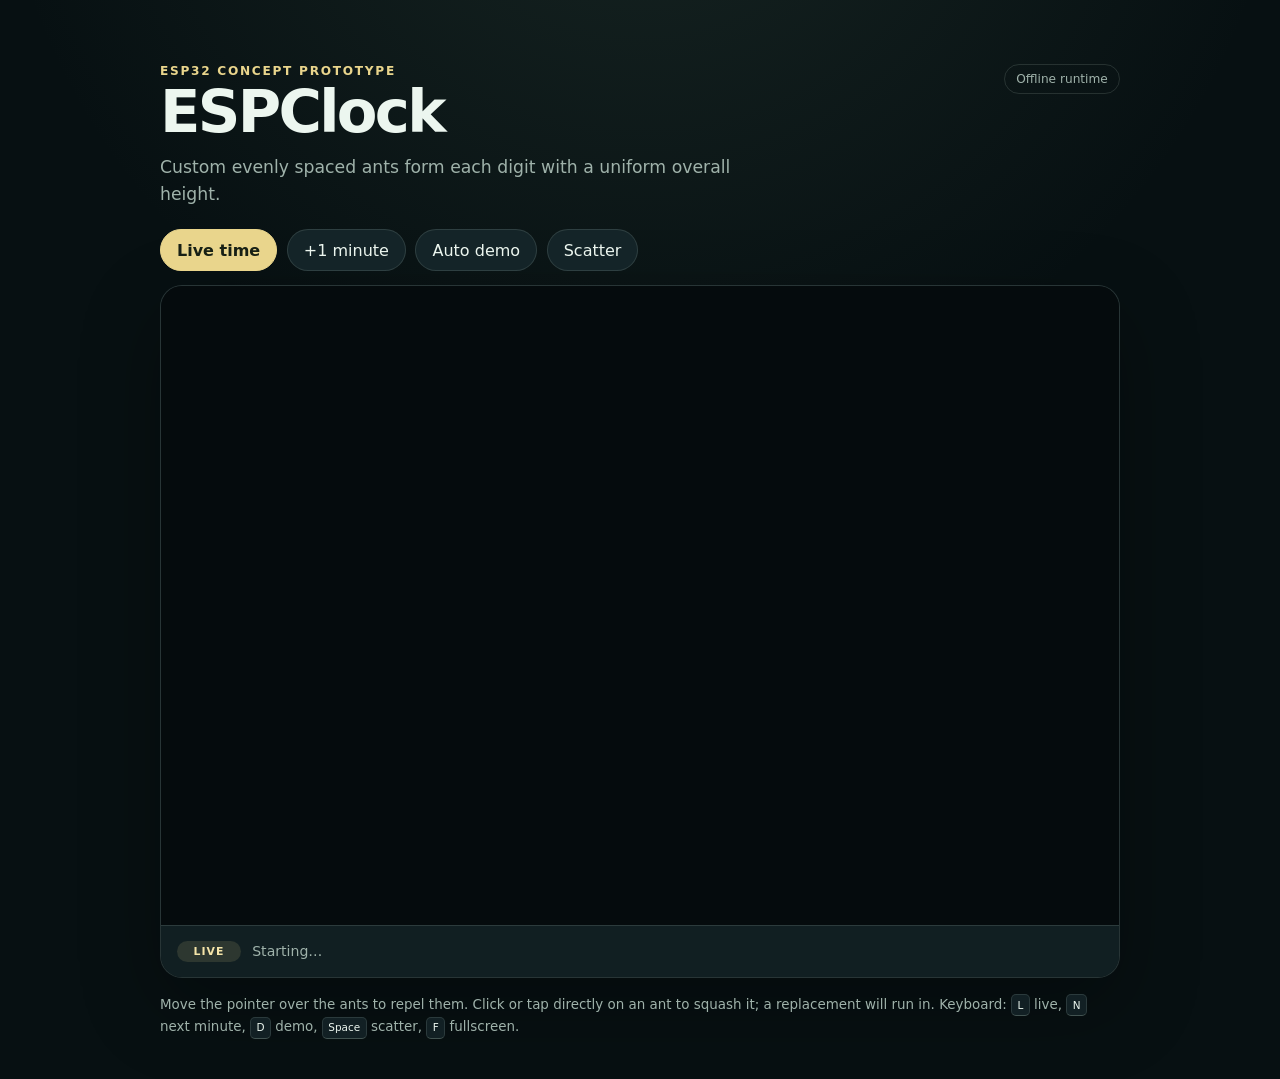
<file: html/index.html>
<!doctype html>
<html lang="en">
<head>
  <meta charset="utf-8">
  <meta name="viewport" content="width=device-width, initial-scale=1">
  <meta name="theme-color" content="#071012">
  <title>ESPClock — Offline Prototype</title>
  <link rel="stylesheet" href="style.css">
  <script defer src="lib/p5-lite.js"></script>
  <script defer src="sketch.js"></script>
</head>
<body>
  <main class="app-shell">
    <header class="page-header">
      <div>
        <p class="eyebrow">ESP32 concept prototype</p>
        <h1>ESPClock</h1>
        <p class="subtitle">Custom evenly spaced ants form each digit with a uniform overall height.</p>
      </div>
      <span class="runtime-chip" title="No network connection is needed">Offline runtime</span>
    </header>

    <section class="toolbar" aria-label="Clock controls">
      <button id="live-button" class="active" type="button">Live time</button>
      <button id="next-button" type="button">+1 minute</button>
      <button id="demo-button" type="button">Auto demo</button>
      <button id="scatter-button" type="button">Scatter</button>
    </section>

    <section class="canvas-card" id="fullscreen-card">
      <div id="canvas-host" aria-label="Animated ant clock"></div>
      <div class="status-row">
        <span id="mode-badge" class="mode-badge">LIVE</span>
        <span id="status-text" aria-live="polite">Starting…</span>
      </div>
    </section>

    <p class="help-text">
      Move the pointer over the ants to repel them. Click or tap directly on an ant to squash it; a replacement will run in.
      Keyboard: <kbd>L</kbd> live, <kbd>N</kbd> next minute, <kbd>D</kbd> demo,
      <kbd>Space</kbd> scatter, <kbd>F</kbd> fullscreen.
    </p>
  </main>
  <noscript>This prototype requires JavaScript.</noscript>
</body>
</html>
</file>
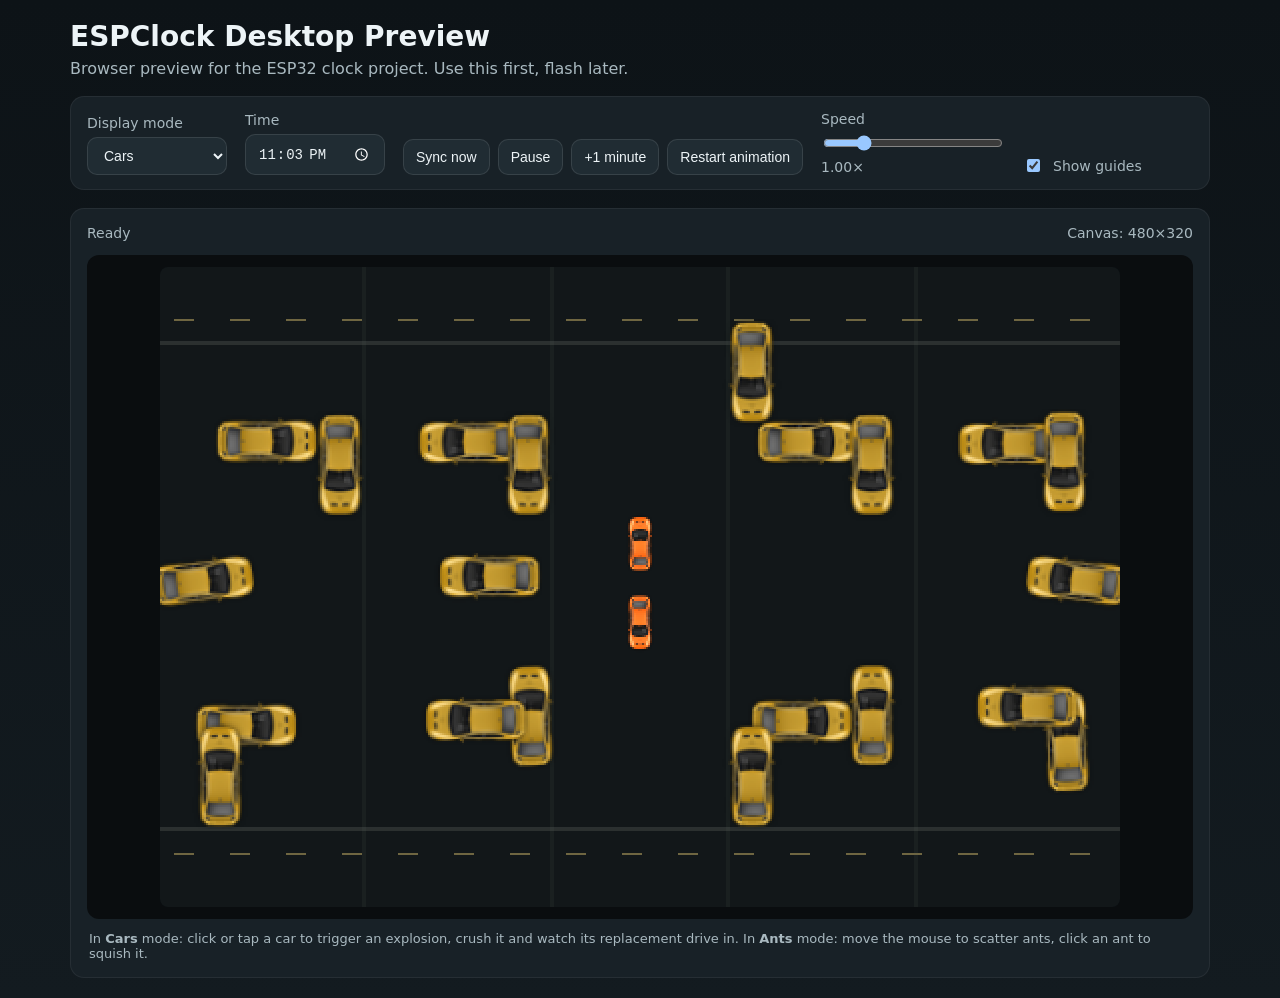
<file: pc/index.html>
<!doctype html>
<html lang="en">
<head>
  <meta charset="utf-8" />
  <meta name="viewport" content="width=device-width, initial-scale=1" />
  <title>ESPClock Desktop Preview</title>
  <link rel="stylesheet" href="styles.css" />
</head>
<body>
  <div class="app-shell">
    <header>
      <h1>ESPClock Desktop Preview</h1>
      <p>Browser preview for the ESP32 clock project. Use this first, flash later.</p>
    </header>

    <section class="controls">
      <label>
        Display mode
        <select id="modeSelect">
          <option value="cars">Cars</option>
          <option value="ants">Ants</option>
        </select>
      </label>

      <label>
        Time
        <input id="timeInput" type="time" step="60" />
      </label>

      <div class="button-row">
        <button id="syncNowBtn">Sync now</button>
        <button id="pauseBtn">Pause</button>
        <button id="nextMinuteBtn">+1 minute</button>
        <button id="restartBtn">Restart animation</button>
      </div>

      <label>
        Speed
        <input id="speedInput" type="range" min="0.25" max="4" step="0.25" value="1" />
        <span id="speedValue">1.00×</span>
      </label>

      <label class="checkbox-label">
        <input id="guidesCheckbox" type="checkbox" checked />
        Show guides
      </label>
    </section>

    <section class="stage-section">
      <div class="stage-meta">
        <span id="statusText">Loading assets…</span>
        <span>Canvas: 480×320</span>
      </div>
      <div class="canvas-frame">
        <canvas id="clockCanvas" width="480" height="320"></canvas>
      </div>
      <p class="hint">
        In <strong>Cars</strong> mode: click or tap a car to trigger an explosion, crush it and watch its replacement drive in.
        In <strong>Ants</strong> mode: move the mouse to scatter ants, click an ant to squish it.
      </p>
    </section>
  </div>

  <script src="app.js"></script>
</body>
</html>
</file>
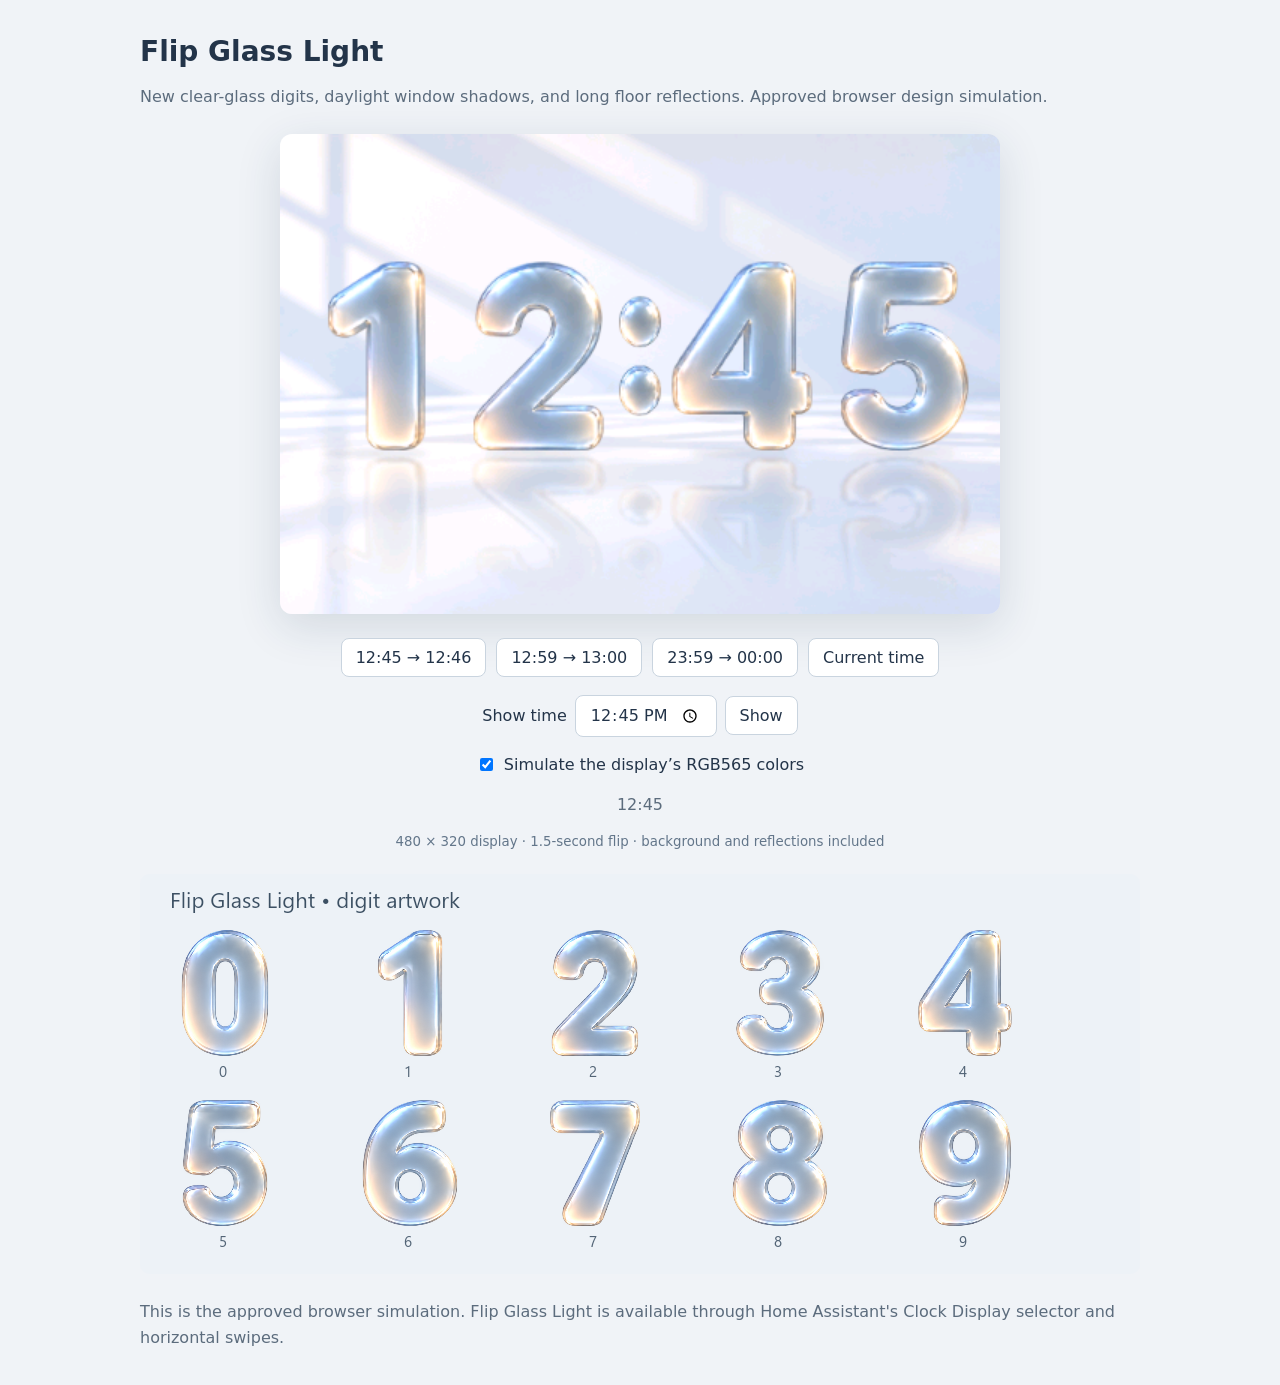
<file: esphome/assets/flip_glass_light/proposal/index.html>
<!doctype html>
<html lang="en"><meta charset="utf-8"><meta name="viewport" content="width=device-width,initial-scale=1">
<title>Flip Glass Light preview</title>
<style>
*{box-sizing:border-box}body{margin:0;background:#f0f3f7;color:#233449;font:16px system-ui,sans-serif}main{max-width:1050px;margin:35px auto;padding:0 25px}h1{font-size:28px;margin:0 0 8px}p{color:#5c6c7d;line-height:1.6}.clock{display:block;width:min(100%,720px);height:auto;border-radius:12px;box-shadow:0 12px 45px #19395324;margin:24px auto}nav{display:flex;gap:10px;flex-wrap:wrap;justify-content:center}button,input{font:inherit;border:1px solid #c9d4df;border-radius:8px;padding:9px 14px;background:white;color:inherit;cursor:pointer}button:hover{background:#e0eaf4}label{display:flex;gap:8px;align-items:center;justify-content:center;margin:18px 0}img{display:block;width:100%;height:auto;border-radius:10px;margin:25px 0}small{display:block;text-align:center;color:#63768a}#state{min-height:1.5em;text-align:center}
</style>
<main><h1>Flip Glass Light</h1><p>New clear-glass digits, daylight window shadows, and long floor reflections. Approved browser design simulation.</p>
<canvas class="clock" id="clock" width="480" height="320"></canvas>
<nav><button id="replay">12:45 → 12:46</button><button id="carry">12:59 → 13:00</button><button id="midnight">23:59 → 00:00</button><button id="live">Current time</button></nav>
<label>Show time <input id="time" type="time" value="12:45"><button id="show">Show</button></label>
<label><input type="checkbox" id="rgb" checked> Simulate the display’s RGB565 colors</label>
<p id="state">Loading artwork…</p><small>480 × 320 display · 1.5-second flip · background and reflections included</small>
<img src="digits-preview.png" alt="The new glass digits zero through nine">
<p>This is the approved browser simulation. Flip Glass Light is available through Home Assistant's Clock Display selector and horizontal swipes.</p></main>
<script src="render.js"></script><script>
const canvas=document.querySelector('#clock'),ctx=canvas.getContext('2d'),state=document.querySelector('#state');
const makeCanvas=(w,h)=>{const c=document.createElement('canvas');c.width=w;c.height=h;return c};
const load=src=>new Promise((resolve,reject)=>{const i=new Image;i.onload=()=>resolve(i);i.onerror=reject;i.src=src});
let art,animation=0,liveTimer=null,current='12:45';
function paint(from,to,p){LightPreview.draw(ctx,art,from,to,p,document.querySelector('#rgb').checked)}
function stop(){cancelAnimationFrame(animation);clearInterval(liveTimer);liveTimer=null}
function show(t){stop();current=t;paint(t,t,1);state.textContent=t}
function flip(a,b){stop();const start=performance.now();function tick(now){const p=Math.min(1,(now-start)/1500);paint(a,b,p);state.textContent=p<1?`${a} → ${b}`:b;current=b;if(p<1)animation=requestAnimationFrame(tick)}animation=requestAnimationFrame(tick)}
Promise.all([load('digits-source.png'),load('background-source.png')]).then(([s,b])=>{art=LightPreview.prepare(makeCanvas,s,b);show('12:45');window.previewReady=true}).catch(e=>state.textContent='Could not load artwork: '+e);
document.querySelector('#replay').onclick=()=>flip('12:45','12:46');document.querySelector('#carry').onclick=()=>flip('12:59','13:00');document.querySelector('#midnight').onclick=()=>flip('23:59','00:00');
document.querySelector('#show').onclick=()=>{const t=document.querySelector('#time').value;if(/^\d\d:\d\d$/.test(t))show(t)};
document.querySelector('#rgb').onchange=()=>show(current);
document.querySelector('#live').onclick=()=>{stop();const read=()=>{const d=new Date;return String(d.getHours()).padStart(2,'0')+':'+String(d.getMinutes()).padStart(2,'0')};show(read());state.textContent=current+' · current time';liveTimer=setInterval(()=>{const t=read();if(t!==current){paint(t,t,1);current=t;state.textContent=t+' · current time'}},1000)};
</script></html>
</file>
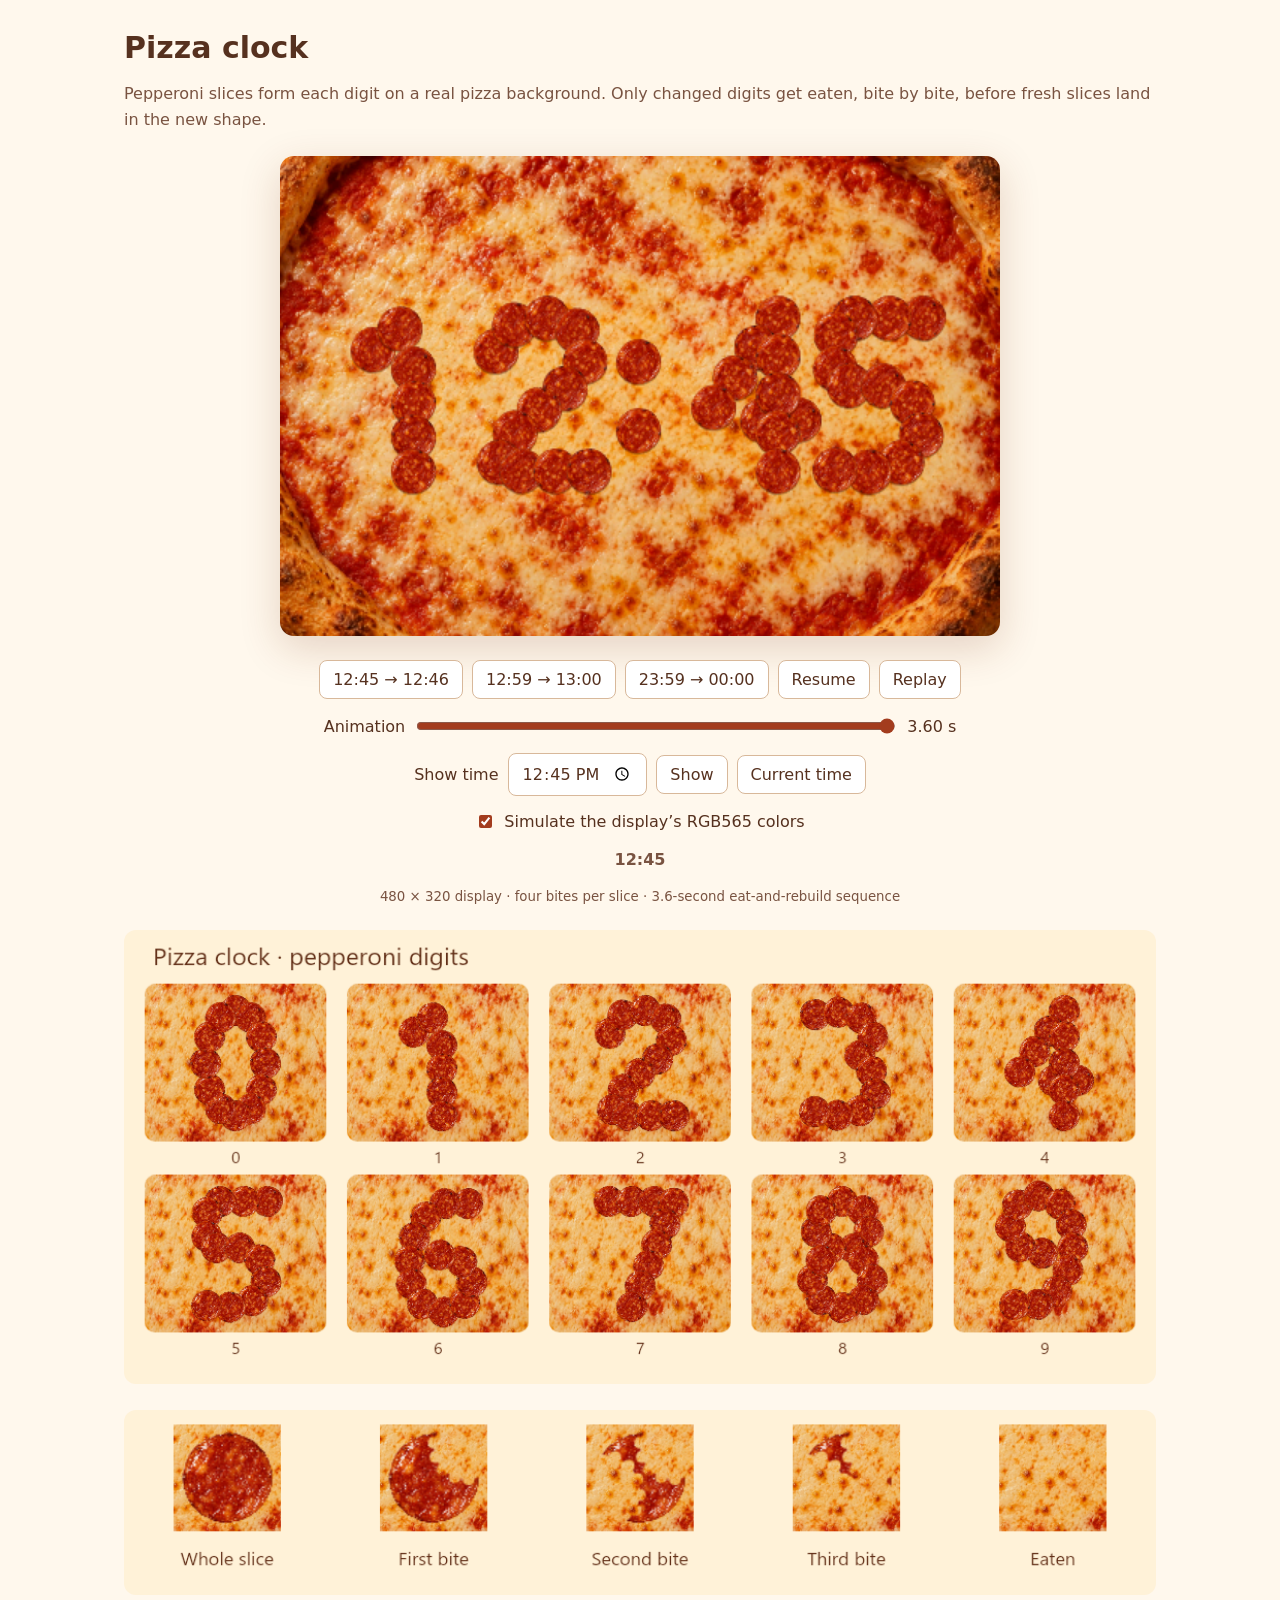
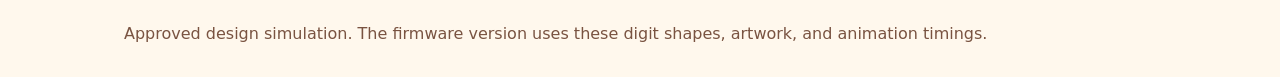
<file: esphome/assets/pizza/proposal/index.html>
<!doctype html>
<html lang="en"><meta charset="utf-8"><meta name="viewport" content="width=device-width,initial-scale=1">
<title>Pizza clock preview</title>
<style>
*{box-sizing:border-box}body{margin:0;background:#fff8ed;color:#56311f;font:16px system-ui,sans-serif}main{max-width:1080px;margin:30px auto;padding:0 24px}h1{margin:0 0 8px;font-size:30px}p{line-height:1.6;color:#795341}.clock{display:block;width:min(100%,720px);height:auto;border-radius:14px;box-shadow:0 12px 40px #75310c30;margin:24px auto}nav{display:flex;gap:9px;flex-wrap:wrap;justify-content:center}button,input{font:inherit;border:1px solid #d8b89a;border-radius:8px;padding:9px 13px;background:#fff;color:inherit}button{cursor:pointer}button:hover{background:#ffe8c9}label{display:flex;gap:9px;align-items:center;justify-content:center;margin:16px 0}input[type=range]{width:min(480px,70%);padding:0;accent-color:#a33c1e}input[type=checkbox]{accent-color:#a33c1e}#status{text-align:center;min-height:1.6em;font-weight:600}img{display:block;width:100%;height:auto;border-radius:12px;margin:26px 0}small{display:block;text-align:center;color:#795341}
</style>
<main><h1>Pizza clock</h1><p>Pepperoni slices form each digit on a real pizza background. Only changed digits get eaten, bite by bite, before fresh slices land in the new shape.</p>
<canvas id="clock" class="clock" width="480" height="320"></canvas>
<nav><button id="minute">12:45 → 12:46</button><button id="carry">12:59 → 13:00</button><button id="midnight">23:59 → 00:00</button><button id="pause">Pause</button><button id="replay">Replay</button></nav>
<label>Animation <input id="scrub" type="range" min="0" max="3600" value="3600" step="10"><output id="elapsed">3.60 s</output></label>
<label>Show time <input id="time" type="time" value="12:45"><button id="show">Show</button><button id="current">Current time</button></label>
<label><input id="rgb" type="checkbox" checked>Simulate the display’s RGB565 colors</label>
<p id="status">Loading artwork…</p><small>480 × 320 display · four bites per slice · 3.6-second eat-and-rebuild sequence</small>
<img src="digits-preview.png" alt="All ten pepperoni numerals on cheese">
<img src="bite-stages.png" alt="A whole pepperoni slice, three successive bite stages, and the empty cheese after the last bite">
<p>Approved design simulation. The firmware version uses these digit shapes, artwork, and animation timings.</p></main>
<script src="render.js"></script><script>
const canvas=document.querySelector('#clock'),ctx=canvas.getContext('2d'),statusEl=document.querySelector('#status'),slider=document.querySelector('#scrub');
const load=src=>new Promise((resolve,reject)=>{const i=new Image;i.onload=()=>resolve(i);i.onerror=reject;i.src=src});
const makeCanvas=(w,h)=>{const c=document.createElement('canvas');c.width=w;c.height=h;return c};
let art,from='12:45',to='12:46',ms=3600,running=false,raf=0,start=0;
function paint(){
 PizzaPreview.draw(ctx,art,from,to,ms,document.querySelector('#rgb').checked);slider.value=ms;document.querySelector('#elapsed').textContent=(ms/1000).toFixed(2)+' s';
 statusEl.textContent=ms>=3600?to:ms<1780?'Taking bites out of the old digit'+(from==='12:45'?'':'s'):ms<2050?'Ready for fresh pepperoni':'Placing the new slices';
}
function stop(){running=false;cancelAnimationFrame(raf);document.querySelector('#pause').textContent='Resume'}
function tick(now){ms=Math.min(3600,now-start);paint();if(ms<3600&&running)raf=requestAnimationFrame(tick);else stop()}
function play(a=from,b=to){stop();from=a;to=b;ms=0;start=performance.now();running=true;document.querySelector('#pause').textContent='Pause';paint();raf=requestAnimationFrame(tick)}
function show(t){stop();from=to=t;ms=3600;paint()}
Promise.all([load('pepperoni-source.png'),load('background-source.png')]).then(([s,b])=>{art=PizzaPreview.prepare(makeCanvas,s,b);show('12:45');window.previewReady=true;window.pizzaPreview={seek:(a,b,t)=>{stop();from=a;to=b;ms=t;paint()},art}}).catch(e=>statusEl.textContent='Could not load artwork: '+e);
document.querySelector('#minute').onclick=()=>play('12:45','12:46');document.querySelector('#carry').onclick=()=>play('12:59','13:00');document.querySelector('#midnight').onclick=()=>play('23:59','00:00');
document.querySelector('#replay').onclick=()=>play(from===to?'12:45':from,from===to?'12:46':to);
document.querySelector('#pause').onclick=()=>{if(running)stop();else{if(ms>=3600){play(from===to?'12:45':from,from===to?'12:46':to);return}start=performance.now()-ms;running=true;document.querySelector('#pause').textContent='Pause';raf=requestAnimationFrame(tick)}};
slider.oninput=()=>{stop();if(from===to){from='12:45';to='12:46'}ms=Number(slider.value);paint()};
document.querySelector('#show').onclick=()=>{const t=document.querySelector('#time').value;if(/^\d\d:\d\d$/.test(t))show(t)};
document.querySelector('#current').onclick=()=>{const d=new Date;show(String(d.getHours()).padStart(2,'0')+':'+String(d.getMinutes()).padStart(2,'0'))};
document.querySelector('#rgb').onchange=()=>paint();
</script></html>
</file>
<file: html/style.css>
:root {
  color-scheme: dark;
  --page: #071012;
  --panel: #0d181b;
  --panel-2: #111f22;
  --line: rgba(221, 244, 227, 0.13);
  --text: #ecf6ef;
  --muted: #9fb2aa;
  --accent: #e9d58c;
  --accent-strong: #f4e4a8;
  --button: #142428;
  --button-hover: #1b3035;
}

* { box-sizing: border-box; }
html, body { min-height: 100%; margin: 0; }
body {
  background: radial-gradient(circle at 50% -20%, rgba(80,112,94,.22), transparent 45%), var(--page);
  color: var(--text);
  font-family: Inter, ui-sans-serif, system-ui, -apple-system, BlinkMacSystemFont, "Segoe UI", sans-serif;
}
button, kbd { font: inherit; }
button {
  min-height: 42px;
  padding: .65rem 1rem;
  border: 1px solid var(--line);
  border-radius: 999px;
  background: var(--button);
  color: var(--text);
  cursor: pointer;
  transition: transform 120ms ease, background 120ms ease, border-color 120ms ease;
}
button:hover { background: var(--button-hover); border-color: rgba(233,213,140,.36); }
button:active { transform: translateY(1px); }
button.active { background: var(--accent); border-color: var(--accent); color: #172015; font-weight: 750; }
button:focus-visible { outline: 3px solid rgba(233,213,140,.42); outline-offset: 2px; }

.app-shell { width: min(960px, calc(100% - 2rem)); margin: 0 auto; padding: clamp(1.5rem,5vw,4rem) 0 2.5rem; }
.page-header { display: flex; align-items: flex-start; justify-content: space-between; gap: 1.5rem; margin-bottom: 1.35rem; }
.eyebrow { margin: 0 0 .4rem; color: var(--accent); font-size: .76rem; font-weight: 800; letter-spacing: .14em; text-transform: uppercase; }
h1 { margin: 0; font-size: clamp(2rem,6vw,3.7rem); line-height: .95; letter-spacing: -.045em; }
.subtitle { max-width: 610px; margin: .85rem 0 0; color: var(--muted); font-size: clamp(.96rem,2vw,1.08rem); line-height: 1.55; }
.runtime-chip { flex: 0 0 auto; padding: .45rem .7rem; border: 1px solid var(--line); border-radius: 999px; color: var(--muted); font-size: .76rem; white-space: nowrap; }
.toolbar { display: flex; flex-wrap: wrap; gap: .6rem; margin-bottom: .85rem; }
.canvas-card { overflow: hidden; border: 1px solid var(--line); border-radius: 22px; background: var(--panel); box-shadow: 0 28px 80px rgba(0,0,0,.32); }
#canvas-host { width: 100%; aspect-ratio: 3 / 2; background: #050b0d; }
#canvas-host canvas { display: block; width: 100% !important; height: auto !important; aspect-ratio: 3 / 2; touch-action: none; cursor: crosshair; }
.status-row { display: flex; align-items: center; gap: .7rem; min-height: 52px; padding: .8rem 1rem; border-top: 1px solid var(--line); background: var(--panel-2); color: var(--muted); font-size: .88rem; }
.mode-badge { min-width: 64px; padding: .25rem .55rem; border-radius: 999px; background: rgba(233,213,140,.13); color: var(--accent-strong); font-size: .68rem; font-weight: 850; letter-spacing: .1em; text-align: center; }
.help-text { margin: 1rem 0 0; color: var(--muted); font-size: .84rem; line-height: 1.65; }
kbd { display: inline-block; min-width: 1.65em; padding: .08rem .34rem; border: 1px solid var(--line); border-bottom-color: rgba(221,244,227,.24); border-radius: 5px; background: #122024; color: var(--text); font-size: .78em; text-align: center; }
.canvas-card:fullscreen { display: grid; place-content: center; width: 100vw; height: 100vh; padding: 1.5rem; border: 0; border-radius: 0; background: #030809; }
.canvas-card:fullscreen #canvas-host, .canvas-card:fullscreen .status-row { width: min(calc(100vw - 3rem), calc((100vh - 6rem) * 1.5)); }

@media (max-width: 620px) {
  .app-shell { width: min(100% - 1rem,960px); padding-top: 1rem; }
  .page-header { display: block; }
  .runtime-chip { display: inline-block; margin-top: .9rem; }
  .toolbar { display: grid; grid-template-columns: repeat(2,minmax(0,1fr)); }
  button { padding-inline: .55rem; }
  .canvas-card { border-radius: 15px; }
}
@media (prefers-reduced-motion: reduce) { button { transition: none; } }
</file>
<file: pc/styles.css>
:root {
  color-scheme: dark;
  --bg: #10161a;
  --panel: #182127;
  --panel2: #202c33;
  --text: #edf4f7;
  --muted: #a9b9c0;
  --accent: #4db6ff;
}
* { box-sizing: border-box; }
body {
  margin: 0;
  font-family: system-ui, -apple-system, BlinkMacSystemFont, "Segoe UI", sans-serif;
  background: linear-gradient(180deg, #0d1317 0%, #131b20 100%);
  color: var(--text);
}
.app-shell {
  max-width: 1180px;
  margin: 0 auto;
  padding: 20px;
}
header h1 { margin: 0 0 6px; font-size: 28px; }
header p { margin: 0 0 18px; color: var(--muted); }
.controls {
  display: flex;
  flex-wrap: wrap;
  gap: 12px 18px;
  align-items: end;
  background: var(--panel);
  border: 1px solid rgba(255,255,255,0.06);
  border-radius: 14px;
  padding: 14px 16px;
  margin-bottom: 18px;
}
.controls label {
  display: flex;
  flex-direction: column;
  gap: 6px;
  min-width: 140px;
  color: var(--muted);
  font-size: 14px;
}
.button-row {
  display: flex;
  flex-wrap: wrap;
  gap: 8px;
}
button, select, input[type="time"] {
  background: var(--panel2);
  color: var(--text);
  border: 1px solid rgba(255,255,255,0.10);
  border-radius: 10px;
  padding: 9px 12px;
  font-size: 14px;
}
button { cursor: pointer; }
button:hover { border-color: rgba(255,255,255,0.2); }
input[type="range"] { width: 180px; }
.checkbox-label {
  flex-direction: row !important;
  align-items: center;
  gap: 10px !important;
  min-width: auto !important;
}
.stage-section {
  background: var(--panel);
  border: 1px solid rgba(255,255,255,0.06);
  border-radius: 14px;
  padding: 16px;
}
.stage-meta {
  display: flex;
  justify-content: space-between;
  gap: 12px;
  color: var(--muted);
  font-size: 14px;
  margin-bottom: 14px;
}
.canvas-frame {
  background: #0a0d0f;
  border-radius: 12px;
  padding: 12px;
  display: flex;
  justify-content: center;
  overflow: auto;
}
canvas {
  width: min(960px, 100%);
  height: auto;
  image-rendering: pixelated;
  image-rendering: crisp-edges;
  background: #050b0f;
  border-radius: 8px;
}
.hint {
  color: var(--muted);
  margin: 12px 2px 0;
  font-size: 13px;
}
</file>
